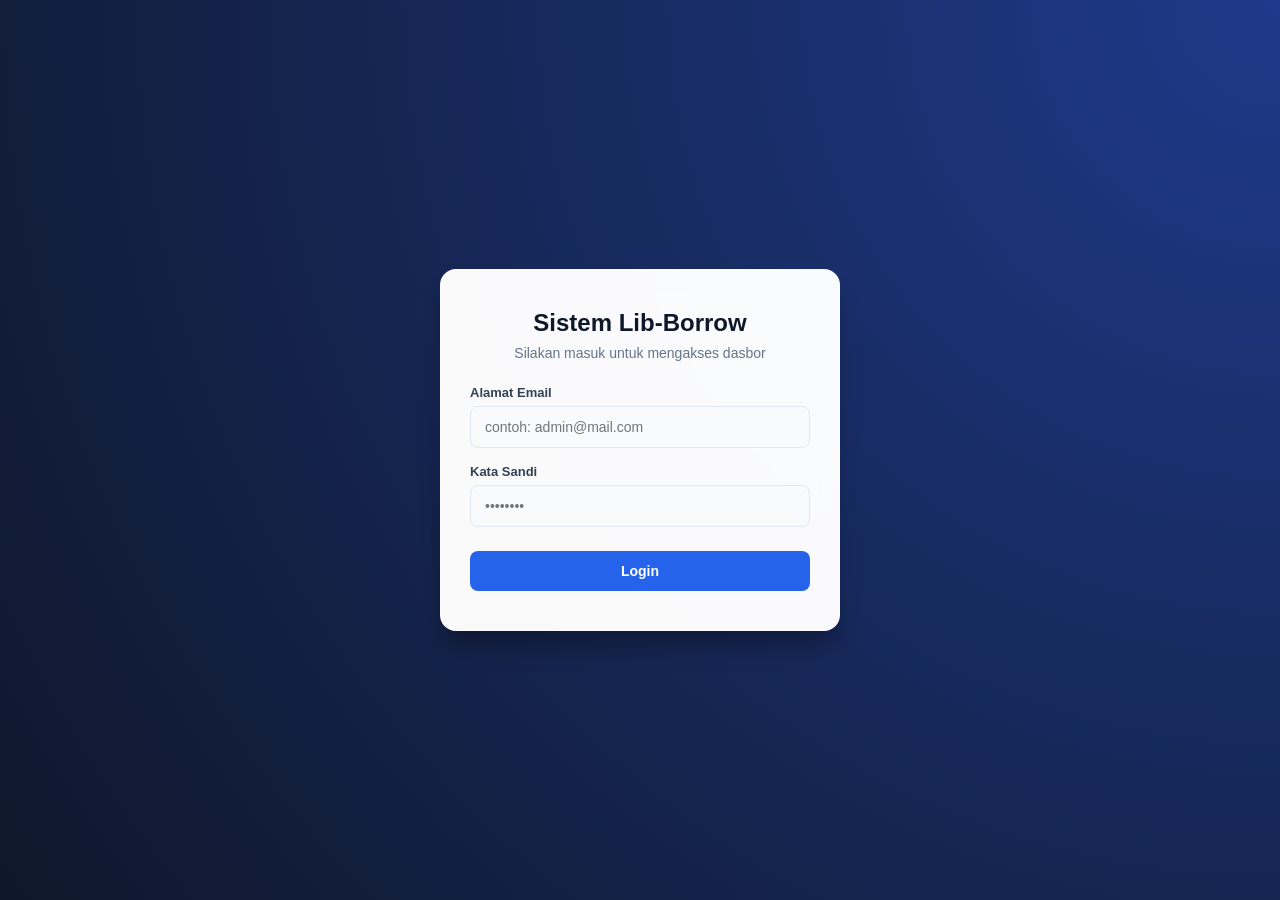
<file: frontend/index.html>
<!DOCTYPE html>
<html lang="id">
<head>
    <meta charset="UTF-8">
    <meta name="viewport" content="width=device-width, initial-scale=1.0">
    <title>Memuatkan... - Lib-Borrow</title>
    <script>
        // Fungsi Router Automatik (Auth Guard)
        function periksaStatusLogin() {
            const nama = localStorage.getItem("user_name");
            const role = localStorage.getItem("user_role");

            // Jika sesi login wujud, terus ke dashboard
            if (nama && role) {
                window.location.href = "dashboard.html";
            } else {
                // Jika tiada sesi, hantar ke halaman login
                window.location.href = "login.html";
            }
        }

        // Jalankan pemeriksaan sebaik sahaja halaman dimuatkan
        window.onload = periksaStatusLogin;
    </script>
</head>
<body style="background: #1e3a8a; display: flex; justify-content: center; align-items: center; height: 100vh; margin: 0; font-family: Arial, sans-serif; color: white;">
    <div style="text-align: center;">
        <div style="font-size: 40px; margin-bottom: 20px; animation: spin 1s linear infinite;">⏳</div>
        <h2>Menghubungkan ke Sistem...</h2>
        <p style="color: #93c5fd;">Sila tunggu sebentar.</p>
    </div>
</body>
</html>
</file>
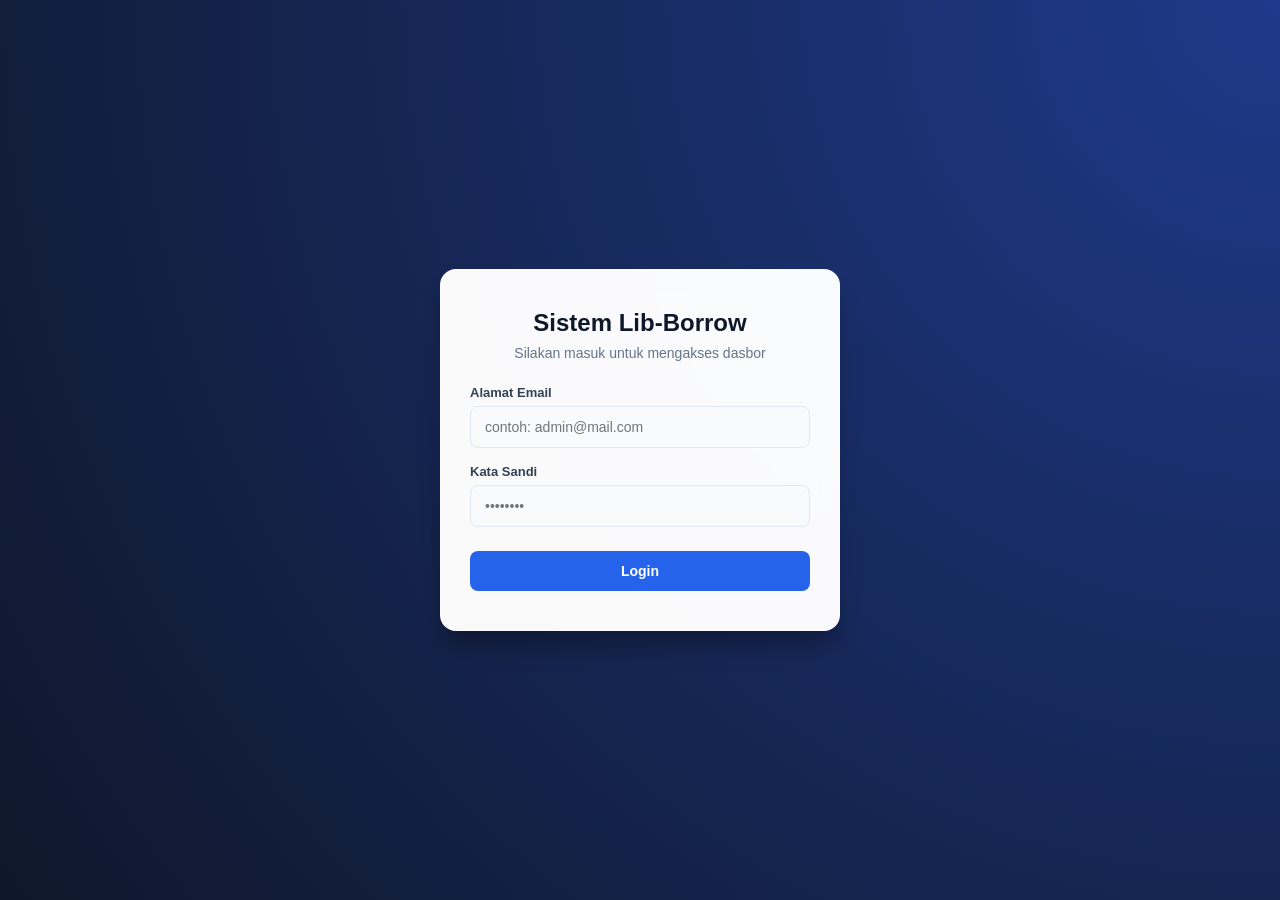
<file: frontend/anggota.html>
<!DOCTYPE html>
<html lang="id">
<head>
    <meta charset="UTF-8">
    <meta name="viewport" content="width=device-width, initial-scale=1.0">
    <title>Manajemen Anggota - Lib-Borrow</title>
    <style>
        :root {
            --primary: #2563eb;
            --primary-hover: #1d4ed8;
            --dark-slate: #0f172a;
            --text-main: #1e293b;
            --text-muted: #64748b;
            --border: #e2e8f0;
            --bg-card: #ffffff;
            --success: #10b981;
            --danger: #ef4444;
        }

        * {
            margin: 0;
            padding: 0;
            box-sizing: border-box;
            font-family: 'Inter', -apple-system, BlinkMacSystemFont, sans-serif;
        }

        body {
            background-color: transparent;
            color: var(--text-main);
            padding: 0;
        }

        .admin-action-btn {
            margin-bottom: 20px;
            padding: 10px 20px;
            background: var(--primary);
            color: white;
            border: none;
            border-radius: 10px;
            font-weight: 600;
            font-size: 14px;
            cursor: pointer;
            box-shadow: 0 4px 12px rgba(37, 99, 235, 0.25);
            transition: all 0.2s ease;
        }
        .admin-action-btn:hover { background: var(--primary-hover); }

        .table-responsive {
            width: 100%;
            overflow-x: auto;
            background: var(--bg-card);
            border-radius: 16px;
            border: 1px solid var(--border);
            box-shadow: 0 10px 25px -5px rgba(0, 0, 0, 0.05), 0 8px 10px -6px rgba(0, 0, 0, 0.05);
            padding: 8px;
        }

        table {
            width: 100%;
            border-collapse: separate;
            border-spacing: 0;
            text-align: left;
        }

        th {
            background-color: #f8fafc;
            color: var(--text-muted);
            font-weight: 600;
            font-size: 12px;
            text-transform: uppercase;
            letter-spacing: 0.5px;
            padding: 16px 20px;
            border-bottom: 1px solid var(--border);
        }

        td {
            padding: 16px 20px;
            font-size: 14px;
            color: var(--text-main);
            border-bottom: 1px solid var(--border);
            vertical-align: middle;
        }

        tr:last-child td { border-bottom: none; }
        tr:hover td { background-color: #f8fafc; }

        .badge {
            display: inline-flex;
            align-items: center;
            justify-content: center;
            padding: 6px 12px;
            border-radius: 30px;
            font-size: 12px;
            font-weight: 600;
        }
        .badge-success { background-color: #d1fae5; color: #047857; }
        .badge-danger { background-color: #fee2e2; color: #b91c1c; }
        .badge-primary { background-color: #eff6ff; color: #1d4ed8; }

        .btn-edit {
            background: #fef3c7;
            color: #d97706;
            border: none;
            padding: 6px 12px;
            border-radius: 6px;
            font-weight: 600;
            font-size: 13px;
            cursor: pointer;
            transition: all 0.2s;
            margin-right: 6px;
        }
        .btn-edit:hover { background: #fde68a; }

        .btn-delete {
            background: #fee2e2;
            color: #dc2626;
            border: none;
            padding: 6px 12px;
            border-radius: 6px;
            font-weight: 600;
            font-size: 13px;
            cursor: pointer;
            transition: all 0.2s;
        }
        .btn-delete:hover { background: #fecaca; }

        /* --- Modal Popup --- */
        .modal-crud {
            display: none;
            position: fixed;
            top: 0;
            left: 0;
            width: 100%;
            height: 100%;
            background: rgba(15, 23, 42, 0.6);
            backdrop-filter: blur(6px);
            justify-content: center;
            align-items: center;
            z-index: 1000;
        }

        .modal-body {
            background: white;
            padding: 32px;
            border-radius: 20px;
            width: 90%;
            max-width: 460px;
            max-height: 85vh;
            overflow-y: auto;
            box-shadow: 0 25px 50px -12px rgba(0, 0, 0, 0.25);
            animation: modalPop 0.3s ease-in-out;
        }

        @keyframes modalPop {
            0% { transform: scale(0.9); opacity: 0; }
            100% { transform: scale(1); opacity: 1; }
        }

        .modal-body h3 {
            font-size: 20px;
            color: var(--dark-slate);
            margin-bottom: 20px;
            font-weight: 700;
        }

        .form-group { margin-bottom: 16px; text-align: left; }
        .form-group label { display: block; font-size: 13px; margin-bottom: 6px; font-weight: 600; color: var(--text-main); }
        .form-group input, .form-group select {
            width: 100%;
            padding: 10px 14px;
            border: 1px solid var(--border);
            border-radius: 8px;
            font-size: 14px;
            background: #f8fafc;
            transition: all 0.2s;
        }
        .form-group input:focus, .form-group select:focus {
            outline: none;
            border-color: var(--primary);
            background: #fff;
            box-shadow: 0 0 0 3px rgba(37, 99, 235, 0.1);
        }

        .modal-actions { display: flex; justify-content: flex-end; gap: 10px; margin-top: 24px; }
        .modal-actions button {
            padding: 10px 18px;
            border-radius: 8px;
            font-weight: 600;
            font-size: 14px;
            cursor: pointer;
            border: none;
            transition: all 0.2s;
        }
        .btn-cancel { background: #e2e8f0; color: var(--text-muted); }
        .btn-cancel:hover { background: #cbd5e1; }
        .btn-save { background: var(--primary); color: white; box-shadow: 0 4px 12px rgba(37, 99, 235, 0.25); }
        .btn-save:hover { background: var(--primary-hover); }
    </style>
    <script>
        if (localStorage.getItem("user_role") !== "Admin") {
            window.stop(); 
            window.location.href = "login.html"; 
        }
    </script>
</head>
<body>

    <button class="admin-action-btn" onclick="bukaModalAnggota()">+ Tambah Anggota Baru</button>

    <div class="table-responsive">
        <table>
            <thead>
                <tr>
                    <th>ID User</th>
                    <th>Nama Lengkap</th>
                    <th>Username</th>
                    <th>Alamat Email</th>
                    <th>Role</th>
                    <th>Status Akun</th>
                    <th>No. Anggota</th>
                    <th style="text-align: center; width: 160px;">Aksi</th>
                </tr>
            </thead>
            <tbody id="anggota-list"></tbody>
        </table>
    </div>

    <div id="modalAnggota" class="modal-crud">
        <div class="modal-body">
            <h3 id="modalTitle">Tambah Anggota</h3>
            <input type="hidden" id="userIdForm">
            
            <div class="form-group">
                <label>Nama Lengkap</label>
                <input type="text" id="namaLengkap" required placeholder="Nama lengkap pengguna">
            </div>
            <div class="form-group">
                <label>Alamat Email</label>
                <input type="email" id="email" required placeholder="email@domain.com">
            </div>
            <div class="form-group">
                <label>Username</label>
                <input type="text" id="username" required placeholder="Username unik">
            </div>
            <div class="form-group">
                <label>Role Otoritas</label>
                <select id="role">
                    <option value="Anggota">Anggota</option>
                    <option value="Admin">Admin</option>
                </select>
            </div>
            <div class="form-group">
                <label>No. Anggota (Isi '-' jika Admin)</label>
                <input type="text" id="noAnggota" placeholder="Contoh: AG-003">
            </div>
            <div class="form-group" id="passwordFormGroup">
                <label>Kata Sandi Awal</label>
                <input type="password" id="password" placeholder="••••••••">
            </div>
            
            <div class="modal-actions">
                <button class="btn-cancel" onclick="tutupModalAnggota()">Batal</button>
                <button class="btn-save" onclick="simpanAnggota()">Simpan Data</button>
            </div>
        </div>
    </div>

    <script>
        document.addEventListener("DOMContentLoaded", loadAnggota);

        async function loadAnggota() {
            const tbody = document.getElementById("anggota-list");
            try {
                const response = await fetch("http://localhost:8080/api/users");
                const daftarAnggota = await response.json();

                tbody.innerHTML = "";

                if (daftarAnggota.length === 0) {
                    tbody.innerHTML = `<tr><td colspan="8" style="text-align:center; padding: 24px; color: var(--text-muted);">Tidak ada data anggota perpustakaan.</td></tr>`;
                    return;
                }

                daftarAnggota.forEach(member => {
                    const row = document.createElement("tr");
                    
                    const badgeRole = member.role === "Admin" 
                        ? `<span class="badge badge-danger">Admin</span>`
                        : `<span class="badge badge-primary">Anggota</span>`;

                    const nomorAnggota = member.noAnggota ? member.noAnggota : '-';
                    const namaUser = member.namaLengkap ? member.namaLengkap : '-';

                    const namaEscaped = namaUser.replace(/'/g, "\\'");
                    const usernameEscaped = member.username ? member.username.replace(/'/g, "\\'") : '';
                    const emailEscaped = member.email ? member.email.replace(/'/g, "\\'") : '';

                    const tombolAksi = `
                        <button class="btn-edit" onclick="editAnggota(${member.id}, '${namaEscaped}', '${usernameEscaped}', '${emailEscaped}', '${member.role}', '${nomorAnggota}')">Edit</button>
                        <button class="btn-delete" onclick="hapusAnggota(${member.id})">Hapus</button>
                    `;

                    row.innerHTML = `
                        <td><b>US-${String(member.id).padStart(2, '0')}</b></td>
                        <td style="font-weight: 600; color: var(--dark-slate);">${namaUser}</td>
                        <td><code style="background: #f1f5f9; padding: 3px 8px; border-radius: 4px; font-size: 12px;">${member.username || '-'}</code></td>
                        <td>${member.email}</td>
                        <td>${badgeRole}</td>
                        <td><span class="badge badge-success">Aktif</span></td>
                        <td>${nomorAnggota}</td>
                        <td style="text-align: center;">${tombolAksi}</td>
                    `;
                    tbody.appendChild(row);
                });
            } catch (error) {
                console.error("Gagal memuat data anggota:", error);
                tbody.innerHTML = `<tr><td colspan="8" style="text-align:center; color:red; padding: 24px;">Gagal mengambil data dari server.</td></tr>`;
            }
        }

        function bukaModalAnggota() {
            document.getElementById("modalTitle").innerText = "Tambah Anggota Baru";
            document.getElementById("userIdForm").value = "";
            document.getElementById("namaLengkap").value = "";
            document.getElementById("username").value = "";
            document.getElementById("email").value = "";
            document.getElementById("role").value = "Anggota";
            document.getElementById("noAnggota").value = "";
            
            document.getElementById("passwordFormGroup").style.display = "block";
            document.getElementById("password").value = "";
            document.getElementById("password").required = true;

            document.getElementById("modalAnggota").style.display = "flex";
        }

        function tutupModalAnggota() {
            document.getElementById("modalAnggota").style.display = "none";
        }

        function editAnggota(id, nama, username, email, role, noAnggota) {
            document.getElementById("modalTitle").innerText = "Edit Data Anggota";
            document.getElementById("userIdForm").value = id;
            document.getElementById("namaLengkap").value = nama;
            document.getElementById("username").value = username;
            document.getElementById("email").value = email;
            document.getElementById("role").value = role;
            document.getElementById("noAnggota").value = noAnggota === '-' ? '' : noAnggota;
            
            document.getElementById("passwordFormGroup").style.display = "none";
            document.getElementById("password").value = "";
            document.getElementById("password").required = false;

            document.getElementById("modalAnggota").style.display = "flex";
        }

        async function simpanAnggota() {
            const id = document.getElementById("userIdForm").value;
            const passwordValue = document.getElementById("password").value;

            if (!id && !passwordValue) {
                alert("Kata sandi awal wajib diisi untuk anggota baru!");
                return;
            }

            const payload = {
                namaLengkap: document.getElementById("namaLengkap").value,
                username: document.getElementById("username").value,
                email: document.getElementById("email").value,
                role: document.getElementById("role").value,
                noAnggota: document.getElementById("noAnggota").value
            };

            if (!id) { 
                payload.password = passwordValue; 
            } else { 
                payload.id = parseInt(id); 
            }

            const url = id ? `http://localhost:8080/api/users/${id}` : 'http://localhost:8080/api/users/register';
            const method = id ? 'PUT' : 'POST';

            try {
                const response = await fetch(url, {
                    method: method,
                    headers: { 'Content-Type': 'application/json' },
                    body: JSON.stringify(payload)
                });

                if (response.ok) {
                    tutupModalAnggota();
                    loadAnggota();
                } else {
                    alert("Gagal menyimpan data anggota perpustakaan.");
                }
            } catch (err) {
                console.error("Terjadi kesalahan sistem:", err);
            }
        }

        async function hapusAnggota(id) {
            if (confirm("Apakah Anda yakin ingin menghapus hak akses anggota ini?")) {
                try {
                    const response = await fetch(`http://localhost:8080/api/users/${id}`, {
                        method: 'DELETE'
                    });

                    if (response.ok) {
                        loadAnggota();
                    } else {
                        alert("Gagal menghapus data anggota.");
                    }
                } catch (err) {
                    console.error(err);
                }
            }
        }
    </script>
</body>
</html>
</file>
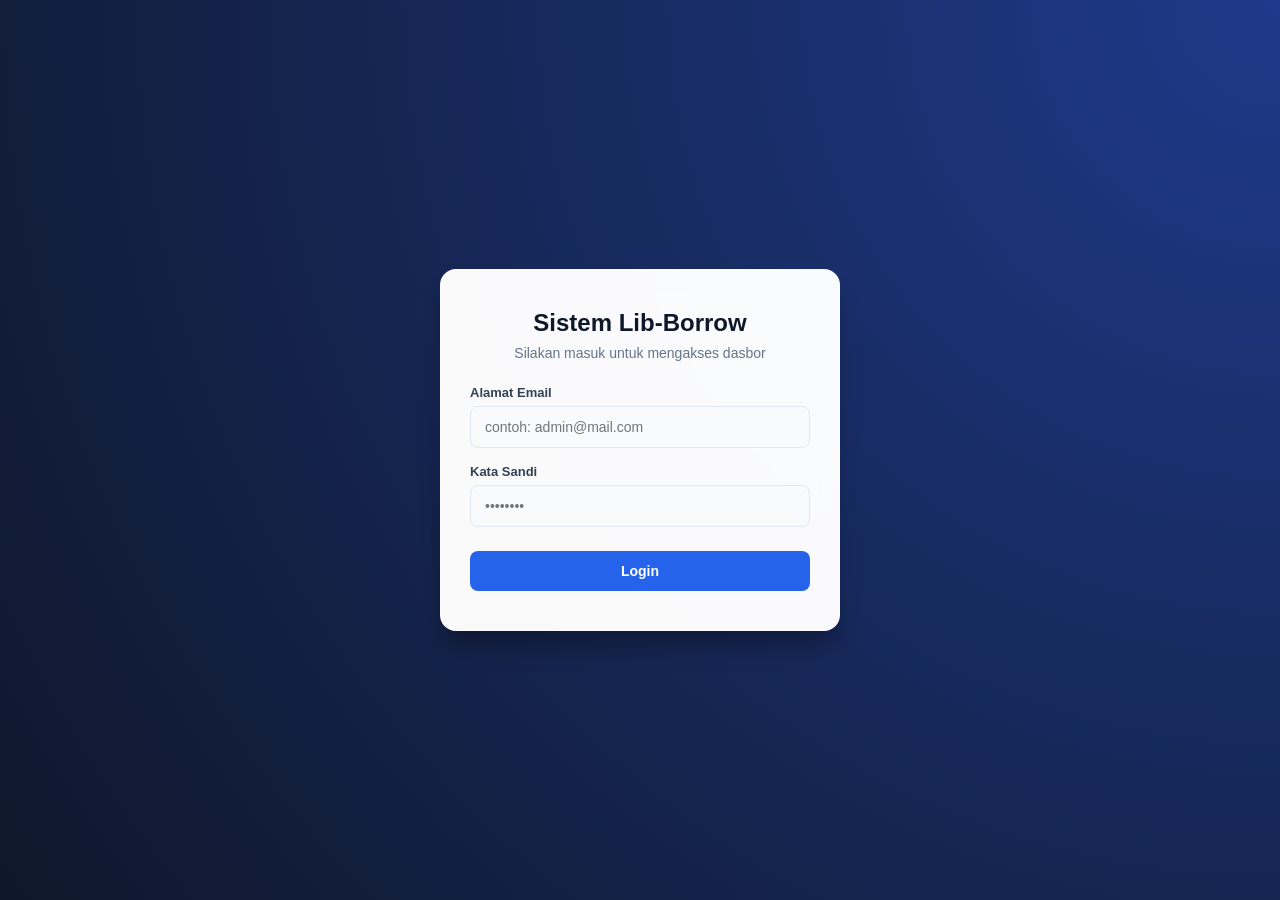
<file: frontend/dashboard.html>
<!DOCTYPE html>
<html lang="id">
<head>
    <meta charset="UTF-8">
    <meta name="viewport" content="width=device-width, initial-scale=1.0">
    <title>Lib-Borrow - Dashboard Profesional</title>
    <style>
        :root {
            --primary: #2563eb;
            --primary-hover: #1d4ed8;
            --primary-light: #eff6ff;
            --dark-slate: #0f172a;
            --slate-gray: #334155;
            --bg-app: #f8fafc;
            --bg-card: #ffffff;
            --text-main: #1e293b;
            --text-muted: #64748b;
            --border: #e2e8f0;
            --danger: #ef4444;
            --danger-hover: #dc2626;
            --success: #10b981;
        }

        * {
            margin: 0;
            padding: 0;
            box-sizing: border-box;
            font-family: 'Inter', -apple-system, BlinkMacSystemFont, sans-serif;
        }

        body.dashboard-body {
            height: 100vh;
            display: flex;
            flex-direction: column;
            overflow: hidden;
            background-color: var(--bg-app);
            color: var(--text-main);
        }

        /* --- Navbar Modern & Elegan --- */
        .navbar {
            background: linear-gradient(135deg, var(--dark-slate), #1e293b);
            color: white;
            padding: 0 32px;
            display: flex;
            justify-content: space-between;
            align-items: center;
            height: 75px;
            box-shadow: 0 4px 20px -2px rgba(15, 23, 42, 0.15);
            z-index: 10;
        }

        .navbar-brand {
            display: flex;
            align-items: center;
            gap: 12px;
        }

        .brand-icon-box {
            background: rgba(255, 255, 255, 0.1);
            width: 42px;
            height: 42px;
            display: flex;
            align-items: center;
            justify-content: center;
            border-radius: 10px;
            font-size: 20px;
            box-shadow: inset 0 1px 1px rgba(255, 255, 255, 0.2);
        }

        .navbar-brand h1 {
            font-size: 20px;
            font-weight: 800;
            letter-spacing: -0.5px;
            background: linear-gradient(to right, #60a5fa, #93c5fd);
            -webkit-background-clip: text;
            background-clip: text;
            -webkit-text-fill-color: transparent;
        }

        .user-menu {
            display: flex;
            align-items: center;
            gap: 16px;
        }

        .badge-user {
            background: rgba(255, 255, 255, 0.08);
            border: 1px solid rgba(255, 255, 255, 0.12);
            padding: 8px 16px;
            border-radius: 30px;
            font-size: 13px;
            font-weight: 500;
            color: #e2e8f0;
            display: flex;
            align-items: center;
            gap: 8px;
        }

        .badge-user::before {
            content: '';
            width: 8px;
            height: 8px;
            background: #38bdf8;
            border-radius: 50%;
            box-shadow: 0 0 8px #38bdf8;
        }

        .btn-out {
            background: rgba(239, 68, 68, 0.15);
            color: #fca5a5;
            border: 1px solid rgba(239, 68, 68, 0.3);
            padding: 8px 18px;
            border-radius: 8px;
            font-size: 13px;
            font-weight: 600;
            cursor: pointer;
            transition: all 0.2s ease;
        }

        .btn-out:hover {
            background: var(--danger);
            color: white;
            border-color: var(--danger);
            box-shadow: 0 4px 12px rgba(239, 68, 68, 0.3);
        }

        /* --- Tab Navigasi Indah & Mengalir --- */
        .tabs-container {
            background: var(--bg-card);
            padding: 0 32px;
            border-bottom: 1px solid var(--border);
            display: flex;
            gap: 12px;
            overflow-x: auto;
            white-space: nowrap;
            box-shadow: 0 1px 3px rgba(0, 0, 0, 0.02);
            scrollbar-width: none; /* Sembunyikan scrollbar di Firefox */
        }

        .tabs-container::-webkit-scrollbar {
            display: none; /* Sembunyikan scrollbar di Chrome/Safari */
        }

        .tab-btn {
            background: none;
            border: none;
            padding: 16px 18px;
            font-size: 14px;
            font-weight: 600;
            color: var(--text-muted);
            cursor: pointer;
            position: relative;
            transition: all 0.2s ease;
            border-radius: 6px 6px 0 0;
        }

        .tab-btn:hover {
            color: var(--primary);
            background: var(--primary-light);
        }

        .tab-btn.active {
            color: var(--primary);
            background: var(--primary-light);
        }

        .tab-btn.active::after {
            content: '';
            position: absolute;
            bottom: 0;
            left: 0;
            right: 0;
            height: 3px;
            background: var(--primary);
            border-radius: 3px 3px 0 0;
        }

        /* --- Area Konten & Footer Modern --- */
        .content-wrapper {
            flex: 1;
            width: 100%;
            overflow: hidden;
            background: var(--bg-app);
            padding: 24px;
        }

        .iframe-content {
            width: 100%;
            height: 100%;
            border: none;
            background: transparent;
        }

        .footer-status {
            background: var(--bg-card);
            border-top: 1px solid var(--border);
            padding: 14px 32px;
            font-size: 13px;
            font-weight: 500;
            color: var(--text-muted);
            display: flex;
            align-items: center;
            gap: 10px;
        }

        .footer-status::before {
            content: '';
            display: inline-block;
            width: 8px;
            height: 8px;
            background: var(--success);
            border-radius: 50%;
            box-shadow: 0 0 6px rgba(16, 185, 129, 0.4);
        }

        /* --- Modal Alert Elegan --- */
        .modal {
            position: fixed;
            top: 0;
            left: 0;
            width: 100%;
            height: 100%;
            background: rgba(15, 23, 42, 0.6);
            backdrop-filter: blur(6px);
            display: none;
            justify-content: center;
            align-items: center;
            z-index: 999;
        }

        .modal-card {
            background: white;
            padding: 36px 30px;
            border-radius: 20px;
            max-width: 400px;
            width: 90%;
            text-align: center;
            box-shadow: 0 25px 50px -12px rgba(0, 0, 0, 0.25);
            animation: modalPop 0.3s ease-in-out;
        }

        @keyframes modalPop {
            0% { transform: scale(0.9); opacity: 0; }
            100% { transform: scale(1); opacity: 1; }
        }

        .modal-icon {
            font-size: 42px;
            margin-bottom: 16px;
        }

        .modal-card h3 {
            font-size: 20px;
            color: var(--dark-slate);
            margin-bottom: 8px;
            font-weight: 700;
        }

        .modal-card p {
            font-size: 14px;
            color: var(--text-muted);
            margin-bottom: 24px;
            line-height: 1.5;
        }

        .modal-card button {
            background: var(--primary);
            color: white;
            border: none;
            padding: 12px;
            width: 100%;
            border-radius: 10px;
            cursor: pointer;
            font-weight: 600;
            font-size: 14px;
            transition: background 0.2s;
            box-shadow: 0 4px 12px rgba(37, 99, 235, 0.3);
        }

        .modal-card button:hover {
            background: var(--primary-hover);
        }

        /* Responsif Layar Kecil */
        @media (max-width: 768px) {
            .navbar { padding: 0 16px; height: 65px; }
            .tabs-container { padding: 0 16px; }
            .badge-user { display: none; }
            .content-wrapper { padding: 12px; }
        }
    </style>
</head>
<body class="dashboard-body">

    <!-- Modal Peringatan Akses -->
    <div class="modal" id="alert-modal">
        <div class="modal-card">
            <div class="modal-icon">⚠️</div>
            <h3>Akses Terbatas</h3>
            <p>Halaman Manajemen Anggota hanya diizinkan untuk hak akses administrator!</p>
            <button onclick="tutupModal()">Saya Mengerti</button>
        </div>
    </div>

    <!-- Header / Navbar Utama -->
    <header class="navbar">
        <div class="navbar-brand">
            <div class="brand-icon-box">📚</div>
            <h1>Lib-Borrow</h1>
        </div>
        <div class="user-menu">
            <div class="badge-user" id="profile-display">Memuat...</div>
            <button class="btn-out" onclick="logout()">Keluar</button>
        </div>
    </header>

    <!-- Navigasi Tab Modern -->
    <nav class="tabs-container" id="tabs-container">
        <button class="tab-btn active" onclick="gantiTab(0, 'katalog.html')">Katalog Buku</button>
        <button class="tab-btn" onclick="gantiTab(1, 'sirkulasi.html')">Sirkulasi</button>
        <button class="tab-btn" onclick="gantiTab(2, 'anggota.html')">Manajemen Anggota</button>
        <button class="tab-btn" onclick="gantiTab(3, 'notifikasi.html')">Notifikasi</button>
        <button class="tab-btn" onclick="gantiTab(4, 'reservasi.html')">Reservasi</button>
    </nav>

    <!-- Konten Utama (Iframe) -->
    <main class="content-wrapper">
        <iframe src="katalog.html" class="iframe-content" id="content-frame"></iframe>
    </main>

    <!-- Footer Status -->
    <footer class="footer-status" id="footer-text">
        Menampilkan Katalog Buku Tersedia
    </footer>

    <script>
        const name = localStorage.getItem("user_nama");
        const role = localStorage.getItem("user_role");
        
        if (!name) { 
            window.location.href = "login.html"; 
        }

        document.getElementById("profile-display").innerText = `${name} (${role})`;

        const statusMap = [
            "Menampilkan Katalog Buku Tersedia",
            "Sirkulasi Transaksi Peminjaman dan Pengembalian Buku",
            "Panel Manajemen Otoritas Anggota (Admin Perpustakaan)",
            "Kotak Masuk Notifikasi Sistem",
            "Kelola Reservasi Buku dan Status Antrian Anda"
        ];

        function gantiTab(index, fileUrl) {
            if (index === 2 && role !== "Admin") {
                document.getElementById("alert-modal").style.display = "flex";
                return;
            }

            const btns = document.querySelectorAll(".tab-btn");
            btns.forEach((btn, i) => btn.classList.toggle("active", i === index));

            document.getElementById("content-frame").src = fileUrl;
            document.getElementById("footer-text").innerText = statusMap[index];
        }

        function tutupModal() { 
            document.getElementById("alert-modal").style.display = "none"; 
        }
        
        function logout() { 
            localStorage.clear(); 
            window.location.href = "login.html"; 
        }
    </script>
</body>
</html>
</file>
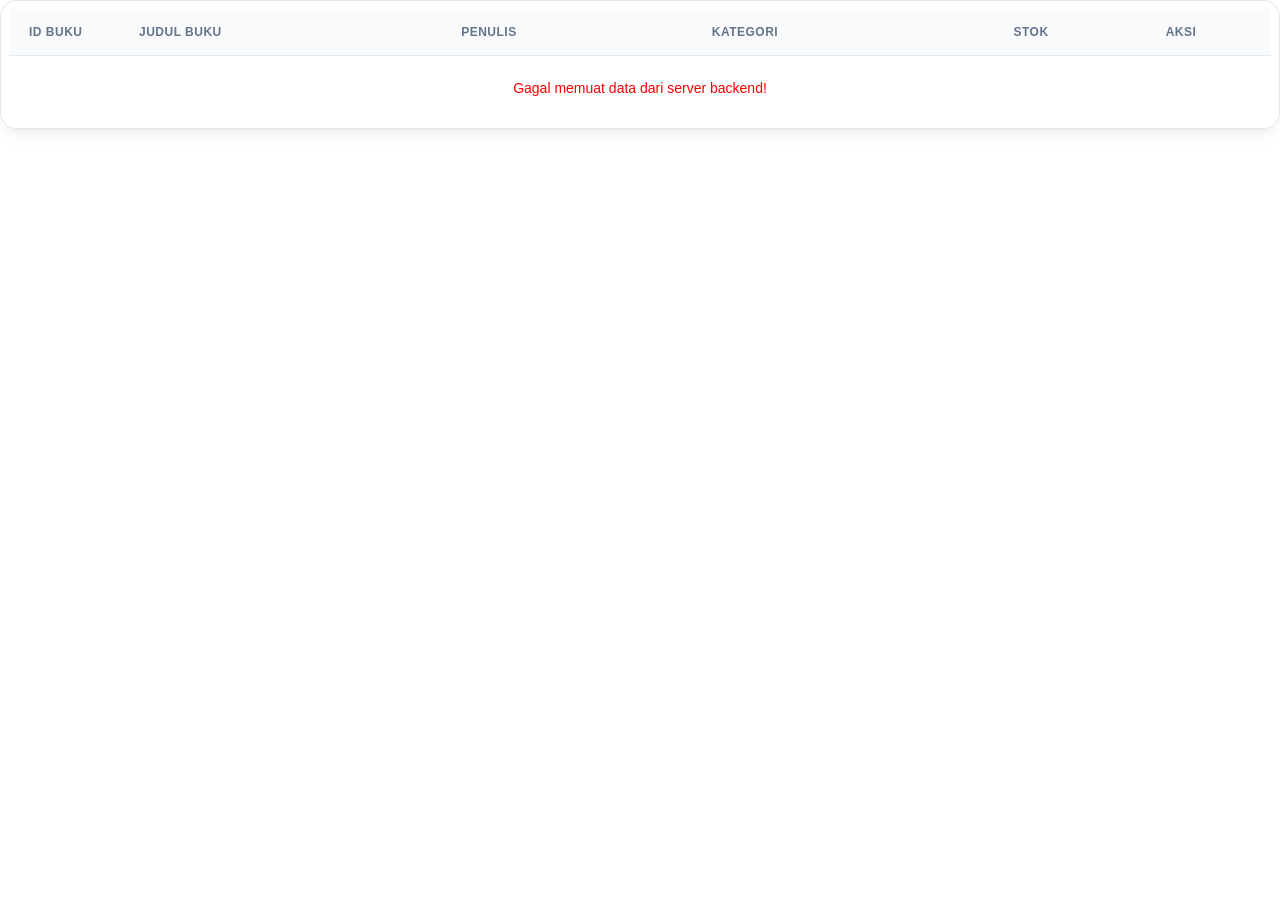
<file: frontend/katalog.html>
<!DOCTYPE html>
<html lang="id">
<head>
    <meta charset="UTF-8">
    <meta name="viewport" content="width=device-width, initial-scale=1.0">
    <title>Katalog Buku - Lib-Borrow</title>
    <style>
        :root {
            --primary: #2563eb;
            --primary-hover: #1d4ed8;
            --primary-light: #eff6ff;
            --dark-slate: #0f172a;
            --text-main: #1e293b;
            --text-muted: #64748b;
            --border: #e2e8f0;
            --bg-card: #ffffff;
            --success: #10b981;
            --warning: #f59e0b;
            --danger: #ef4444;
        }

        * {
            margin: 0;
            padding: 0;
            box-sizing: border-box;
            font-family: 'Inter', -apple-system, BlinkMacSystemFont, sans-serif;
        }

        body {
            background-color: transparent;
            color: var(--text-main);
            padding: 0;
        }

        /* --- Tombol Aksi Admin --- */
        .admin-action-btn {
            display: none;
            margin-bottom: 20px;
            padding: 10px 20px;
            background: var(--primary);
            color: white;
            border: none;
            border-radius: 10px;
            font-weight: 600;
            font-size: 14px;
            cursor: pointer;
            box-shadow: 0 4px 12px rgba(37, 99, 235, 0.25);
            transition: all 0.2s ease;
        }

        .admin-action-btn:hover {
            background: var(--primary-hover);
            transform: translateY(-1px);
            box-shadow: 0 6px 16px rgba(37, 99, 235, 0.35);
        }

        /* --- Desain Tabel Modern --- */
        .table-responsive {
            width: 100%;
            overflow-x: auto;
            background: var(--bg-card);
            border-radius: 16px;
            border: 1px solid var(--border);
            box-shadow: 0 10px 25px -5px rgba(0, 0, 0, 0.05), 0 8px 10px -6px rgba(0, 0, 0, 0.05);
            padding: 8px;
        }

        table {
            width: 100%;
            border-collapse: separate;
            border-spacing: 0;
            text-align: left;
        }

        th {
            background-color: #f8fafc;
            color: var(--text-muted);
            font-weight: 600;
            font-size: 12px;
            text-transform: uppercase;
            letter-spacing: 0.5px;
            padding: 16px 20px;
            border-bottom: 1px solid var(--border);
        }

        td {
            padding: 16px 20px;
            font-size: 14px;
            color: var(--text-main);
            border-bottom: 1px solid var(--border);
            vertical-align: middle;
        }

        tr:last-child td {
            border-bottom: none;
        }

        tr:hover td {
            background-color: #f8fafc;
        }

        /* --- Badge Status Stok --- */
        .badge {
            display: inline-flex;
            align-items: center;
            justify-content: center;
            padding: 6px 12px;
            border-radius: 30px;
            font-size: 12px;
            font-weight: 600;
        }
        .badge-success { background-color: #d1fae5; color: #047857; }
        .badge-danger { background-color: #fee2e2; color: #b91c1c; }

        /* --- Tombol Aksi di Baris Tabel --- */
        .btn-edit {
            background: #fef3c7;
            color: #d97706;
            border: none;
            padding: 6px 12px;
            border-radius: 6px;
            font-weight: 600;
            font-size: 13px;
            cursor: pointer;
            transition: all 0.2s;
            margin-right: 6px;
        }
        .btn-edit:hover { background: #fde68a; }

        .btn-delete {
            background: #fee2e2;
            color: #dc2626;
            border: none;
            padding: 6px 12px;
            border-radius: 6px;
            font-weight: 600;
            font-size: 13px;
            cursor: pointer;
            transition: all 0.2s;
        }
        .btn-delete:hover { background: #fecaca; }

        .btn-pinjam {
            background: #d1fae5;
            color: #059669;
            border: none;
            padding: 8px 16px;
            border-radius: 8px;
            font-weight: 600;
            font-size: 13px;
            cursor: pointer;
            transition: all 0.2s;
        }
        .btn-pinjam:hover { background: #a7f3d0; }

        .btn-reservasi {
            background: #fef3c7;
            color: #d97706;
            border: none;
            padding: 8px 16px;
            border-radius: 8px;
            font-weight: 600;
            font-size: 13px;
            cursor: pointer;
            transition: all 0.2s;
        }
        .btn-reservasi:hover { background: #fde68a; }

        /* --- Modal Popup CRUD Elegan --- */
        .modal-crud {
            display: none;
            position: fixed;
            top: 0;
            left: 0;
            width: 100%;
            height: 100%;
            background: rgba(15, 23, 42, 0.6);
            backdrop-filter: blur(6px);
            justify-content: center;
            align-items: center;
            z-index: 1000;
        }

        .modal-body {
            background: white;
            padding: 32px;
            border-radius: 20px;
            width: 100%;
            max-width: 440px;
            box-shadow: 0 25px 50px -12px rgba(0, 0, 0, 0.25);
            animation: modalPop 0.3s ease-in-out;
        }

        @keyframes modalPop {
            0% { transform: scale(0.9); opacity: 0; }
            100% { transform: scale(1); opacity: 1; }
        }

        .modal-body h3 {
            font-size: 20px;
            color: var(--dark-slate);
            margin-bottom: 20px;
            font-weight: 700;
        }

        .form-group {
            margin-bottom: 16px;
            text-align: left;
        }

        .form-group label {
            display: block;
            font-size: 13px;
            margin-bottom: 6px;
            font-weight: 600;
            color: var(--text-main);
        }

        .form-group input {
            width: 100%;
            padding: 10px 14px;
            border: 1px solid var(--border);
            border-radius: 8px;
            font-size: 14px;
            background: #f8fafc;
            transition: all 0.2s;
        }

        .form-group input:focus {
            outline: none;
            border-color: var(--primary);
            background: #fff;
            box-shadow: 0 0 0 3px rgba(37, 99, 235, 0.1);
        }

        .modal-actions {
            display: flex;
            justify-content: flex-end;
            gap: 10px;
            margin-top: 24px;
        }

        .modal-actions button {
            padding: 10px 18px;
            border-radius: 8px;
            font-weight: 600;
            font-size: 14px;
            cursor: pointer;
            border: none;
            transition: all 0.2s;
        }

        .btn-cancel {
            background: #e2e8f0;
            color: var(--text-muted);
        }
        .btn-cancel:hover { background: #cbd5e1; }

        .btn-save {
            background: var(--primary);
            color: white;
            box-shadow: 0 4px 12px rgba(37, 99, 235, 0.25);
        }
        .btn-save:hover { background: var(--primary-hover); }
    </style>
</head>
<body>
    <button id="btnTambahBuku" class="admin-action-btn" onclick="bukaModalBuku()">+ Tambah Buku Baru</button>
    
    <div class="table-responsive">
        <table>
            <thead>
                <tr>
                    <th style="width: 110px;">ID Buku</th>
                    <th>Judul Buku</th>
                    <th>Penulis</th>
                    <th>Kategori</th>
                    <th style="text-align: center; width: 120px;">Stok</th>
                    <th style="text-align: center; width: 180px;">Aksi</th>
                </tr>
            </thead>
            <tbody id="buku-list">
            </tbody>
        </table>
    </div>

    <!-- Modal Form CRUD Buku -->
    <div id="modalBuku" class="modal-crud">
        <div class="modal-body">
            <h3 id="modalTitle">Tambah Buku</h3>
            <input type="hidden" id="bukuIdForm">
            <div class="form-group">
                <label>Judul Buku</label>
                <input type="text" id="judul" placeholder="Masukkan judul buku">
            </div>
            <div class="form-group">
                <label>Penulis</label>
                <input type="text" id="penulis" placeholder="Nama penulis">
            </div>
            <div class="form-group">
                <label>Kategori</label>
                <input type="text" id="kategori" placeholder="Kategori buku">
            </div>
            <div class="form-group">
                <label>Stok</label>
                <input type="number" id="stok" placeholder="Jumlah stok">
            </div>
            <div class="modal-actions">
                <button class="btn-cancel" onclick="tutupModalBuku()">Batal</button>
                <button class="btn-save" onclick="simpanBuku()">Simpan</button>
            </div>
        </div>
    </div>

    <script>
        const role = localStorage.getItem("user_role") || (window.parent && window.parent.localStorage.getItem("user_role"));
        const name = localStorage.getItem("user_name") || (window.parent && window.parent.localStorage.getItem("user_name"));
        const userId = localStorage.getItem("user_id") || (window.parent && window.parent.localStorage.getItem("user_id"));

        const email = localStorage.getItem("user_email") || localStorage.getItem("email") || 
                      (window.parent && (window.parent.localStorage.getItem("user_email") || window.parent.localStorage.getItem("email")));
        
        const isAdmin = role === "Admin";

        document.addEventListener("DOMContentLoaded", () => { 
            if (isAdmin) {
                document.getElementById("btnTambahBuku").style.display = "block";
            }
            loadKatalog();
        });

        async function loadKatalog() {
            const tbody = document.getElementById("buku-list");
            
            try {
                const response = await fetch("http://localhost:8080/api/buku");
                const daftarBuku = await response.json();

                tbody.innerHTML = "";

                if (daftarBuku.length === 0) {
                    tbody.innerHTML = `<tr><td colspan="6" style="text-align:center; padding: 24px; color: var(--text-muted);">Tidak ada koleksi buku saat ini.</td></tr>`;
                    return;
                }

                daftarBuku.forEach(buku => {
                    const row = document.createElement("tr");

                    const badgeStok = buku.stok === 0 
                        ? `<span class="badge badge-danger">Habis</span>` 
                        : `<span class="badge badge-success">${buku.stok} Tersedia</span>`;

                    const formatId = "BK-" + String(buku.id).padStart(2, '0');

                    let tombolAksi = "";
                    if (isAdmin) {
                        tombolAksi = `
                            <button class="btn-edit" onclick="editBuku(${buku.id}, '${buku.judul}', '${buku.penulis}', '${buku.kategori}', ${buku.stok})">Edit</button>
                            <button class="btn-delete" onclick="hapusBuku(${buku.id})">Hapus</button>
                        `;
                    } else {
                        if (buku.stok > 0) {
                            tombolAksi = `
                                <button class="btn-pinjam" onclick="prosesPinjam(${buku.id})">Pinjam Buku</button>
                            `;
                        } else {
                            tombolAksi = `
                                <button class="btn-reservasi" onclick="aksiReservasiBuku(${buku.id})">Reservasi (Antre)</button>
                            `;
                        }
                    }

                    row.innerHTML = `
                        <td><b>${formatId}</b></td>
                        <td style="font-weight: 600; color: var(--dark-slate);">${buku.judul}</td>
                        <td>${buku.penulis}</td>
                        <td><span style="background: #f1f5f9; padding: 4px 10px; border-radius: 6px; font-size: 12px; font-weight: 500; color: #475569;">${buku.kategori}</span></td>
                        <td style="text-align: center;">${badgeStok}</td>
                        <td style="text-align: center;">${tombolAksi}</td>
                    `;
                    tbody.appendChild(row);
                });

            } catch (error) {
                console.error("Gagal memuat data buku:", error);
                tbody.innerHTML = `<tr><td colspan="6" style="text-align:center; color:red; padding: 24px;">Gagal memuat data dari server backend!</td></tr>`;
            }
        }

        function bukaModalBuku() {
            document.getElementById("modalTitle").innerText = "Tambah Buku Baru";
            document.getElementById("bukuIdForm").value = "";
            document.getElementById("judul").value = "";
            document.getElementById("penulis").value = "";
            document.getElementById("kategori").value = "";
            document.getElementById("stok").value = "";
            document.getElementById("modalBuku").style.display = "flex";
        }

        function tutupModalBuku() { 
            document.getElementById("modalBuku").style.display = "none"; 
        }

        function editBuku(id, judul, penulis, kategori, stok) {
            document.getElementById("modalTitle").innerText = "Edit Data Buku";
            document.getElementById("bukuIdForm").value = id;
            document.getElementById("judul").value = judul;
            document.getElementById("penulis").value = penulis;
            document.getElementById("kategori").value = kategori;
            document.getElementById("stok").value = stok;
            document.getElementById("modalBuku").style.display = "flex";
        }

        async function simpanBuku() {
            const id = document.getElementById("bukuIdForm").value;
            const payload = {
                judul: document.getElementById("judul").value,
                penulis: document.getElementById("penulis").value,
                kategori: document.getElementById("kategori").value,
                stok: parseInt(document.getElementById("stok").value)
            };

            if(id) { payload.bukuId = parseInt(id); }

            const url = id ? `http://localhost:8080/api/buku/${id}` : 'http://localhost:8080/api/buku';
            const method = id ? 'PUT' : 'POST';

            try {
                const response = await fetch(url, {
                    method: method,
                    headers: {'Content-Type': 'application/json'},
                    body: JSON.stringify(payload)
                });
                
                if(response.ok) {
                    tutupModalBuku();
                    loadKatalog();
                } else {
                    alert("Gagal menyimpan data buku!");
                }
            } catch (err) {
                console.error(err);
            }
        }

        async function hapusBuku(id) {
            if (confirm("Apakah Anda yakin ingin menghapus buku ini dari katalog?")) {
                try {
                    const response = await fetch(`http://localhost:8080/api/buku/${id}`, { method: 'DELETE' });
                    if(response.ok) {
                        loadKatalog();
                    } else {
                        alert("Gagal menghapus data buku.");
                    }
                } catch (err) {
                    console.error(err);
                }
            }
        }

        async function prosesPinjam(idBuku) {
            if (!idBuku) {
                alert("Eror: ID Buku tidak terbaca oleh sistem!");
                return;
            }

            const emailLogin = localStorage.getItem("user_email");
            const namaLogin = localStorage.getItem("user_nama");

            if (!emailLogin || !namaLogin) {
                alert("Eror: Anda belum login atau data login tidak tersimpan di browser!");
                return;
            }

            if (confirm("Apakah Anda bermaksud meminjam buku ini?")) {
                const payload = {
                    emailAnggota: emailLogin,
                    namaAnggota: namaLogin,
                    bukuId: idBuku
                };

                try {
                    const response = await fetch('http://localhost:8080/api/peminjaman/pinjam', {
                        method: 'POST',
                        headers: { 'Content-Type': 'application/json' },
                        body: JSON.stringify(payload)
                    });

                    if (response.ok) {
                        alert("Peminjaman sukses! Silakan cek perkembangannya pada menu tab Sirkulasi.");
                        loadKatalog();
                    } else {
                        const errorMsg = await response.text();
                        alert(errorMsg);
                    }
                } catch (err) {
                    console.error("Koneksi gagal:", err);
                }
            }
        }

        async function aksiReservasiBuku(idBuku) {
            if (!userId) {
                alert("Silakan login terlebih dahulu untuk melakukan reservasi buku!");
                return;
            }

            if (!confirm("Stok buku ini sedang habis. Apakah Anda bersedia masuk antrean reservasi buku ini?")) {
                return;
            }

            const payloadReservasi = {
                userId: parseInt(userId),
                bukuId: parseInt(idBuku)
            };

            try {
                const response = await fetch("http://localhost:8080/api/reservasi", {
                    method: "POST",
                    headers: { "Content-Type": "application/json" },
                    body: JSON.stringify(payloadReservasi)
                });

                if (response.ok) {
                    alert("Reservasi Berhasil Diajukan! Silakan pantau nomor antrean Anda di halaman menu Antrean Reservasi.");
                    loadKatalog();
                } else {
                    const pesanError = await response.text();
                    alert(pesanError || "Gagal mengajukan reservasi.");
                }
            } catch (error) {
                console.error("Koneksi gagal:", error);
                alert("Terjadi kendala jaringan saat mencoba menghubungi server.");
            }
        }
    </script>
</body>
</html>
</file>
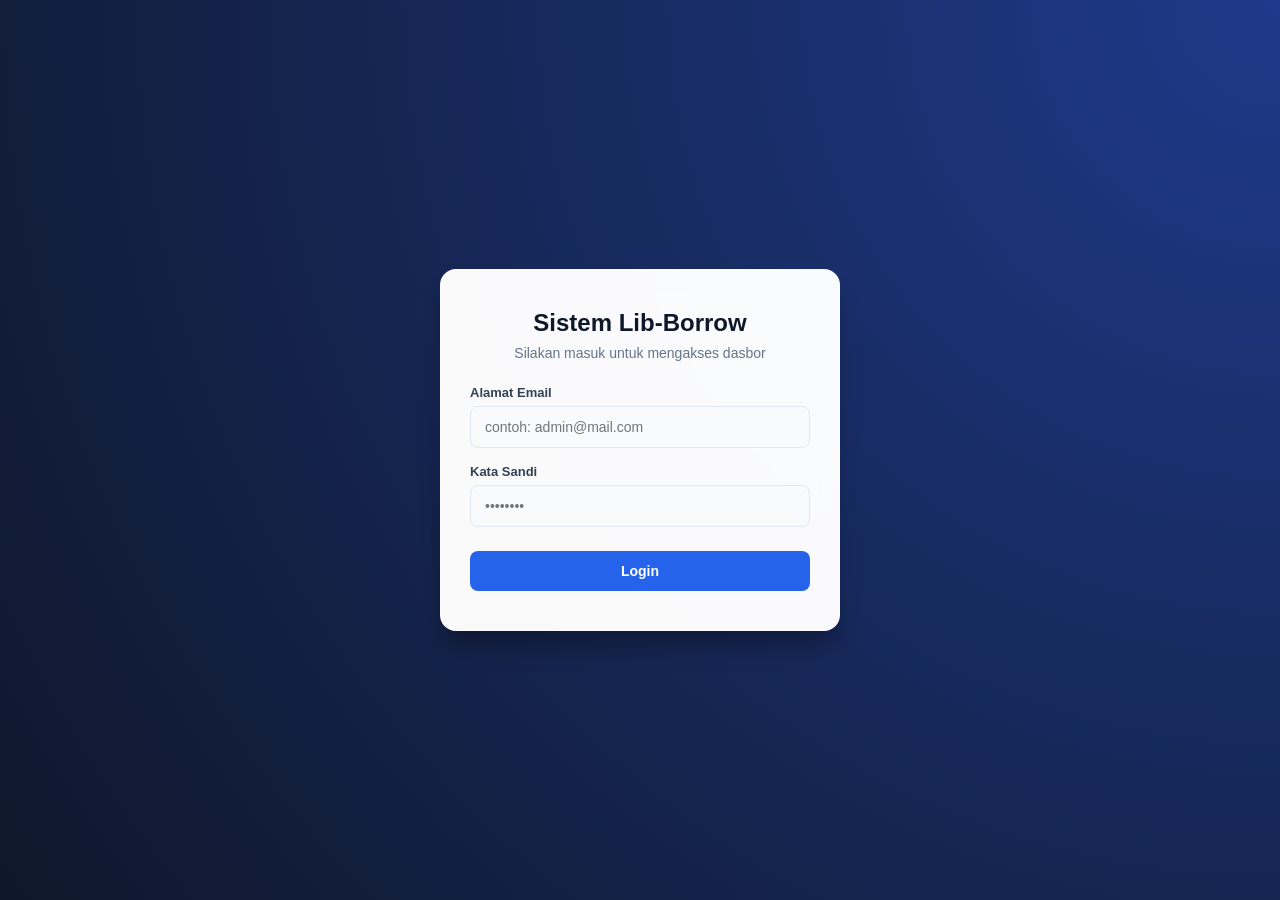
<file: frontend/login.html>
<!DOCTYPE html>
<html lang="id">
<head>
    <meta charset="UTF-8">
    <meta name="viewport" content="width=device-width, initial-scale=1.0">
    <title>Lib-Borrow - Login</title>
    <style>
        * {
            margin: 0;
            padding: 0;
            box-sizing: border-box;
            font-family: 'Inter', -apple-system, BlinkMacSystemFont, sans-serif;
        }

        :root {
            --primary: #2563eb;
            --primary-hover: #1d4ed8;
            --dark-slate: #0f172a;
            --text-main: #334155;
            --text-muted: #64748b;
            --border: #e2e8f0;
        }

        body {
            background: radial-gradient(circle at top right, #1e3a8a, var(--dark-slate));
            height: 100vh;
            display: flex;
            justify-content: center;
            align-items: center;
            padding: 16px;
        }

        .login-card {
            background: rgba(255, 255, 255, 0.98);
            backdrop-filter: blur(10px);
            padding: 40px 30px;
            border-radius: 16px;
            width: 100%;
            max-width: 400px;
            box-shadow: 0 20px 25px -5px rgba(0, 0, 0, 0.3);
            text-align: center;
        }

        .login-card h1 {
            color: var(--dark-slate);
            font-size: 24px;
            font-weight: 800;
            margin-bottom: 8px;
        }

        .login-card p {
            color: var(--text-muted);
            font-size: 14px;
            margin-bottom: 24px;
        }

        .input-group {
            margin-bottom: 16px;
            text-align: left;
        }

        .input-group label {
            display: block;
            font-size: 13px;
            font-weight: 600;
            color: var(--text-main);
            margin-bottom: 6px;
        }

        .input-group input {
            width: 100%;
            padding: 12px 14px;
            border: 1px solid var(--border);
            border-radius: 8px;
            background: #f8fafc;
            font-size: 14px;
            transition: all 0.2s;
        }

        .input-group input:focus {
            outline: none;
            border-color: var(--primary);
            background: #fff;
            box-shadow: 0 0 0 3px rgba(37, 99, 235, 0.1);
        }

        .btn-submit {
            width: 100%;
            padding: 12px;
            background: var(--primary);
            color: white;
            border: none;
            border-radius: 8px;
            font-weight: 600;
            font-size: 14px;
            cursor: pointer;
            transition: background 0.2s;
            margin-top: 8px;
        }

        .btn-submit:hover {
            background: var(--primary-hover);
        }
    </style>
</head>
<body>
    <div class="login-card">
        <h1>Sistem Lib-Borrow</h1>
        <p>Silakan masuk untuk mengakses dasbor</p>
    
        <div class="input-group">
            <label>Alamat Email</label>
            <input type="email" id="email" placeholder="contoh: admin@mail.com">
        </div>
        
        <div class="input-group">
            <label>Kata Sandi</label>
            <input type="password" id="password" placeholder="••••••••">
        </div>
        
        <button class="btn-submit" onclick="prosesLogin()">Login</button>
    </div>

    <script>
        // Bersihkan sesi saat berada di halaman login
        localStorage.clear();

        async function prosesLogin() {
            const email = document.getElementById("email").value;
            const pass = document.getElementById("password").value;

            if (!email || !pass) {
                alert("Email dan kata sandi tidak boleh kosong!");
                return;
            }

            try {
                const response = await fetch(`http://localhost:8080/api/users/login?email=${email}&password=${pass}`, {
                    method: 'POST'
                });

                if (response.ok) {
                    const user = await response.json();
                    
                    const idYangDidapat = user.id || user.idUser || user.userId;
                    
                    if (!idYangDidapat) {
                        alert("Login sukses, tapi properti ID user tidak ditemukan di database!");
                        return;
                    }
                    
                    const namaLengkap = user.namaLengkap || "Pengguna";

                    // Simpan data ke localStorage
                    localStorage.setItem("user_id", idYangDidapat);
                    localStorage.setItem("user_role", user.role);
                    localStorage.setItem("user_nama", namaLengkap);
                    localStorage.setItem("user_email", user.email);
                    
                    // Masuk ke dashboard
                    window.location.href = "dashboard.html";
                } else {
                    alert("Email atau kata sandi salah!");
                }
            } catch (error) {
                console.error("Error saat login:", error);
                alert("Gagal terhubung ke server backend Spring Boot!");
            }
        }
    </script>
</body>
</html>
</file>
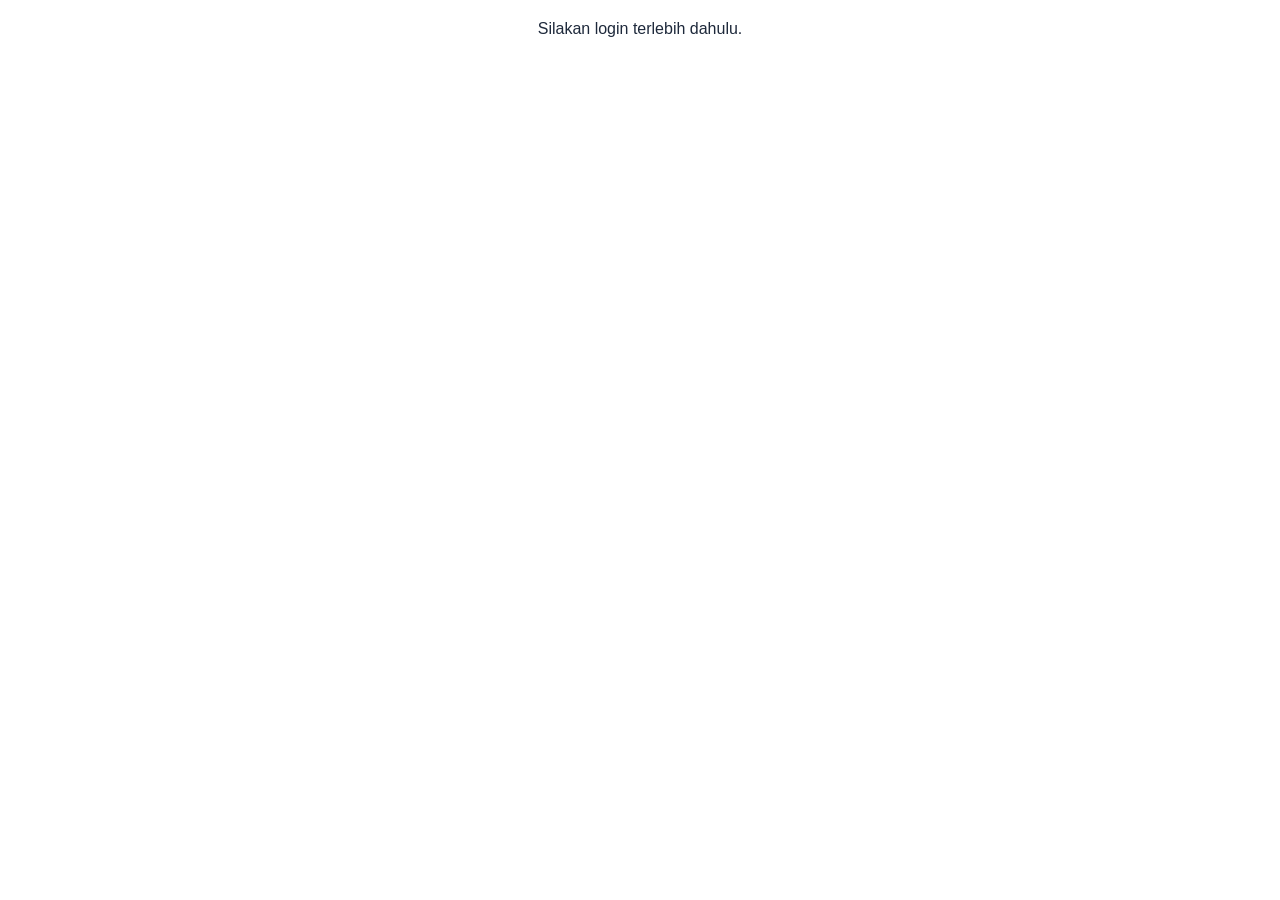
<file: frontend/notifikasi.html>
<!DOCTYPE html>
<html lang="id">
<head>
    <meta charset="UTF-8">
    <meta name="viewport" content="width=device-width, initial-scale=1.0">
    <title>Notifikasi - Lib-Borrow</title>
    <style>
        :root {
            --primary: #2563eb;
            --text-main: #1e293b;
            --text-muted: #64748b;
            --border: #e2e8f0;
            --bg-card: #ffffff;
        }

        * {
            margin: 0;
            padding: 0;
            box-sizing: border-box;
            font-family: 'Inter', -apple-system, BlinkMacSystemFont, sans-serif;
        }

        body {
            background-color: transparent;
            color: var(--text-main);
            padding: 20px;
        }

        .notif-wrapper {
            max-width: 650px;
            margin: 0 auto;
        }

        .notif-item {
            background: var(--bg-card);
            padding: 20px;
            border-radius: 14px;
            margin-bottom: 14px;
            box-shadow: 0 4px 12px rgba(0, 0, 0, 0.03);
            border: 1px solid var(--border);
            border-left: 5px solid var(--primary);
            text-align: left;
            position: relative;
            transition: transform 0.2s;
        }

        .notif-item:hover {
            transform: translateY(-2px);
            box-shadow: 0 6px 16px rgba(0, 0, 0, 0.06);
        }

        .notif-item.unread {
            border-left-color: #ef4444;
            background: #fffdfd;
        }

        .notif-time {
            font-size: 12px;
            color: var(--text-muted);
            display: block;
            margin-top: 8px;
        }

        .btn-baca {
            position: absolute;
            right: 20px;
            top: 20px;
            background: #eff6ff;
            color: #2563eb;
            border: 1px solid #bfdbfe;
            padding: 6px 12px;
            border-radius: 8px;
            font-size: 12px;
            font-weight: 600;
            cursor: pointer;
            transition: all 0.2s;
        }
        .btn-baca:hover { background: #dbeafe; }

        .notif-box-empty {
            background: var(--bg-card);
            border: 2px dashed var(--border);
            padding: 50px 20px;
            border-radius: 16px;
            color: var(--text-muted);
            text-align: center;
        }
    </style>
</head>
<body>
   <div id="notif-wrapper" class="notif-wrapper"></div>

    <script>
        document.addEventListener("DOMContentLoaded", loadNotifikasi);

        async function loadNotifikasi() {
            const wrapper = document.getElementById("notif-wrapper");
            const userId = localStorage.getItem("user_id") || (window.parent && window.parent.localStorage.getItem("user_id"));

            if (!userId) {
                wrapper.innerHTML = `<p style="text-align:center;">Silakan login terlebih dahulu.</p>`;
                return;
            }

            try {
                const response = await fetch(`http://localhost:8080/api/notifikasi/user/${userId}`);
                
                if (!response.ok) {
                    throw new Error(`Server bermasalah dengan status: ${response.status}`);
                }

                const daftarNotif = await response.json();

                if (!Array.isArray(daftarNotif)) {
                    throw new Error("Format data yang diterima dari server bukan berupa List/Array!");
                }

                wrapper.innerHTML = "";

                if (daftarNotif.length === 0) {
                    wrapper.innerHTML = `
                        <div class="notif-box-empty">
                            <span style="font-size: 40px; display:block; margin-bottom: 12px;">📬</span>
                            <strong style="font-size: 16px; color: var(--text-main);">Kotak Masuk Pesan Kosong</strong>
                            <p style="font-size:14px; margin-top:6px;">Belum ada pemberitahuan antrean reservasi buku untuk Anda saat ini.</p>
                        </div>
                    `;
                    return;
                }

                daftarNotif.forEach(notif => {
                    const item = document.createElement("div");
                    item.className = `notif-item ${notif.dibaca ? '' : 'unread'}`;

                    const dateFormated = new Date(notif.tanggalKirim).toLocaleString('id-ID', { dateStyle: 'long', timeStyle: 'short' });

                    const tombolAksi = !notif.dibaca 
                        ? `<button class="btn-baca" onclick="prosesTandaiDibaca(${notif.id})">Tandai Dibaca</button>` 
                        : `<span style="position: absolute; right: 20px; top: 20px; font-size: 12px; font-weight: 600; color: #10b981;">✔ Dibaca</span>`;

                    item.innerHTML = `
                        ${tombolAksi}
                        <strong style="color: var(--text-main); font-size: 14px;">Pemberitahuan Sistem</strong>
                        <p style="font-size: 14px; margin: 6px 0 0 0; color: #475569; line-height: 1.5;">${notif.pesan}</p>
                        <span class="notif-time">⏰ Dikirim pada: ${dateFormated} WIB</span>
                    `;
                    wrapper.appendChild(item);
                });

            } catch (error) {
                console.error("Gagal memuat notifikasi:", error);
                wrapper.innerHTML = `<p style="text-align:center; color:red; margin-top: 20px;">Gagal memuat kotak masuk pesan akibat gangguan server backend.</p>`;
            }
        }

        async function prosesTandaiDibaca(idNotif) {
            try {
                const response = await fetch(`http://localhost:8080/api/notifikasi/baca/${idNotif}`, {
                    method: 'PUT'
                });
                
                if (response.ok) {
                    loadNotifikasi();
                } else {
                    console.error("Gagal memperbarui status baca.");
                }
            } catch (error) {
                console.error("Terjadi kendala jaringan:", error);
            }
        }
    </script>
</body>
</html>
</file>
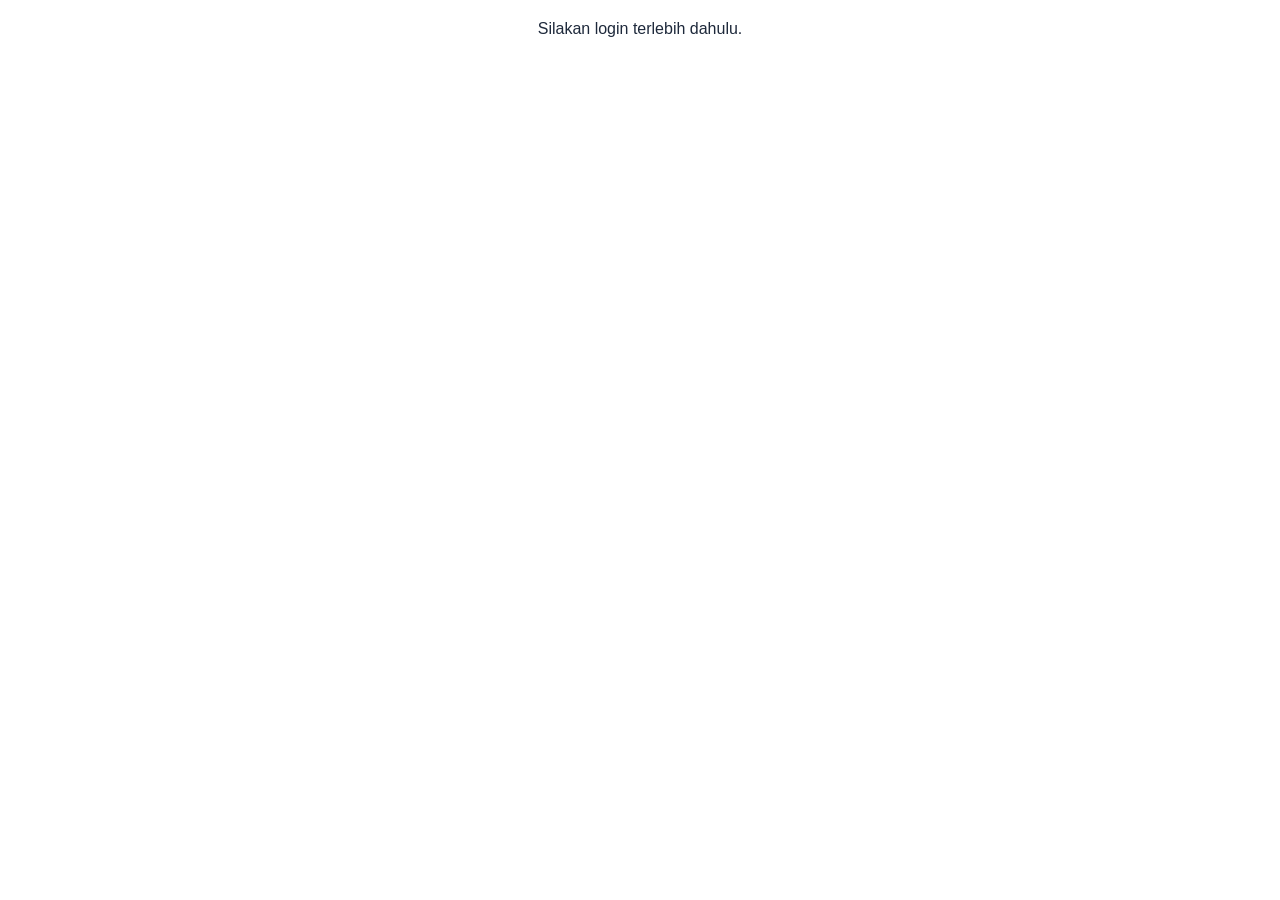
<file: frontend/reservasi.html>
<!DOCTYPE html>
<html lang="id">
<head>
    <meta charset="UTF-8">
    <meta name="viewport" content="width=device-width, initial-scale=1.0">
    <title>Reservasi Buku - Lib-Borrow</title>
    <style>
        :root {
            --primary: #2563eb;
            --text-main: #1e293b;
            --text-muted: #64748b;
            --border: #e2e8f0;
            --bg-card: #ffffff;
        }

        * {
            margin: 0;
            padding: 0;
            box-sizing: border-box;
            font-family: 'Inter', -apple-system, BlinkMacSystemFont, sans-serif;
        }

        body {
            background-color: transparent;
            color: var(--text-main);
            padding: 20px;
        }

        .reservasi-wrapper {
            max-width: 650px;
            margin: 0 auto;
        }

        .reservasi-item {
            background: var(--bg-card);
            padding: 20px;
            border-radius: 14px;
            margin-bottom: 14px;
            box-shadow: 0 4px 12px rgba(0, 0, 0, 0.03);
            border: 1px solid var(--border);
            border-left: 5px solid #64748b;
            text-align: left;
            position: relative;
            transition: transform 0.2s;
        }

        .reservasi-item:hover {
            transform: translateY(-2px);
            box-shadow: 0 6px 16px rgba(0, 0, 0, 0.06);
        }

        .reservasi-item.pending { border-left-color: #f59e0b; background: #fffdfa; }
        .reservasi-item.tersedia { border-left-color: #10b981; background: #f4fdf8; }
        .reservasi-item.selesai { border-left-color: #2563eb; background: #f8fafc; }
        
        .reservasi-time { font-size: 12px; color: var(--text-muted); display: block; margin-top: 8px; }
        
        .status-badge {
            position: absolute;
            right: 20px;
            top: 20px;
            padding: 6px 12px;
            border-radius: 30px;
            font-size: 12px;
            font-weight: 600;
        }
        .status-badge.pending { background: #fef3c7; color: #b45309; }
        .status-badge.tersedia { background: #d1fae5; color: #047857; }
        .status-badge.selesai { background: #dbeafe; color: #1d4ed8; }

        .reservasi-box-empty {
            background: var(--bg-card);
            border: 2px dashed var(--border);
            padding: 50px 20px;
            border-radius: 16px;
            color: var(--text-muted);
            text-align: center;
        }
    </style>
</head>
<body>
   <div id="reservasi-wrapper" class="reservasi-wrapper"></div>

    <script>
        document.addEventListener("DOMContentLoaded", loadReservasi);

        async function loadReservasi() {
            const wrapper = document.getElementById("reservasi-wrapper");
            
            const userId = localStorage.getItem("user_id") || (window.parent && window.parent.localStorage.getItem("user_id"));
            const role = localStorage.getItem("user_role") || localStorage.getItem("role") || (window.parent && window.parent.localStorage.getItem("user_role"));

            if (!userId) {
                wrapper.innerHTML = `<p style="text-align:center;">Silakan login terlebih dahulu.</p>`;
                return;
            }

            try {
                const response = await fetch(`http://localhost:8080/api/reservasi?userId=${userId}&role=${role}`);
                
                if (!response.ok) {
                    throw new Error(`Server bermasalah dengan status: ${response.status}`);
                }

                const daftarReservasi = await response.json();

                if (!Array.isArray(daftarReservasi)) {
                    throw new Error("Format data dari server salah!");
                }

                wrapper.innerHTML = "";

                if (daftarReservasi.length === 0) {
                    wrapper.innerHTML = `
                        <div class="reservasi-box-empty">
                            <span style="font-size: 40px; display:block; margin-bottom: 12px;">📖</span>
                            <strong style="font-size: 16px; color: var(--text-main);">Belum Ada Reservasi Buku</strong>
                            <p style="font-size:14px; margin-top:6px;">Anda belum melakukan booking atau mengantre buku saat ini.</p>
                        </div>
                    `;
                    return;
                }

                daftarReservasi.forEach(res => {
                    const item = document.createElement("div");
                    const statusLower = res.status ? res.status.toLowerCase() : 'pending';
                    
                    item.className = `reservasi-item ${statusLower}`;

                    const dateFormated = new Date(res.tanggalReservasi).toLocaleDateString('id-ID', { dateStyle: 'long' });

                    const namaPeminjam = res.user ? (res.user.namaLengkap || res.user.username) : "Umum";
                    const judulBuku = res.buku ? res.buku.judul : "Buku Tidak Diketahui";

                    item.innerHTML = `
                        <span class="status-badge ${statusLower}">${res.status}</span>
                        <strong style="color: var(--text-main); font-size: 14px;">Informasi Antrean Buku</strong>
                        <p style="font-size: 14px; margin: 8px 0 0 0; color: #475569; line-height: 1.5;">
                            Buku: <strong style="color: var(--text-main);">${judulBuku}</strong> <br>
                            Peminjam: <span>${namaPeminjam}</span>
                        </p>
                        <span class="reservasi-time">📅 Tanggal Booking: ${dateFormated}</span>
                    `;
                    wrapper.appendChild(item);
                });

            } catch (error) {
                console.error("Gagal memuat reservasi:", error);
                wrapper.innerHTML = `<p style="text-align:center; color:red; margin-top: 20px;">Gagal memuat daftar reservasi akibat gangguan server backend.</p>`;
            }
        }
    </script>
</body>
</html>
</file>
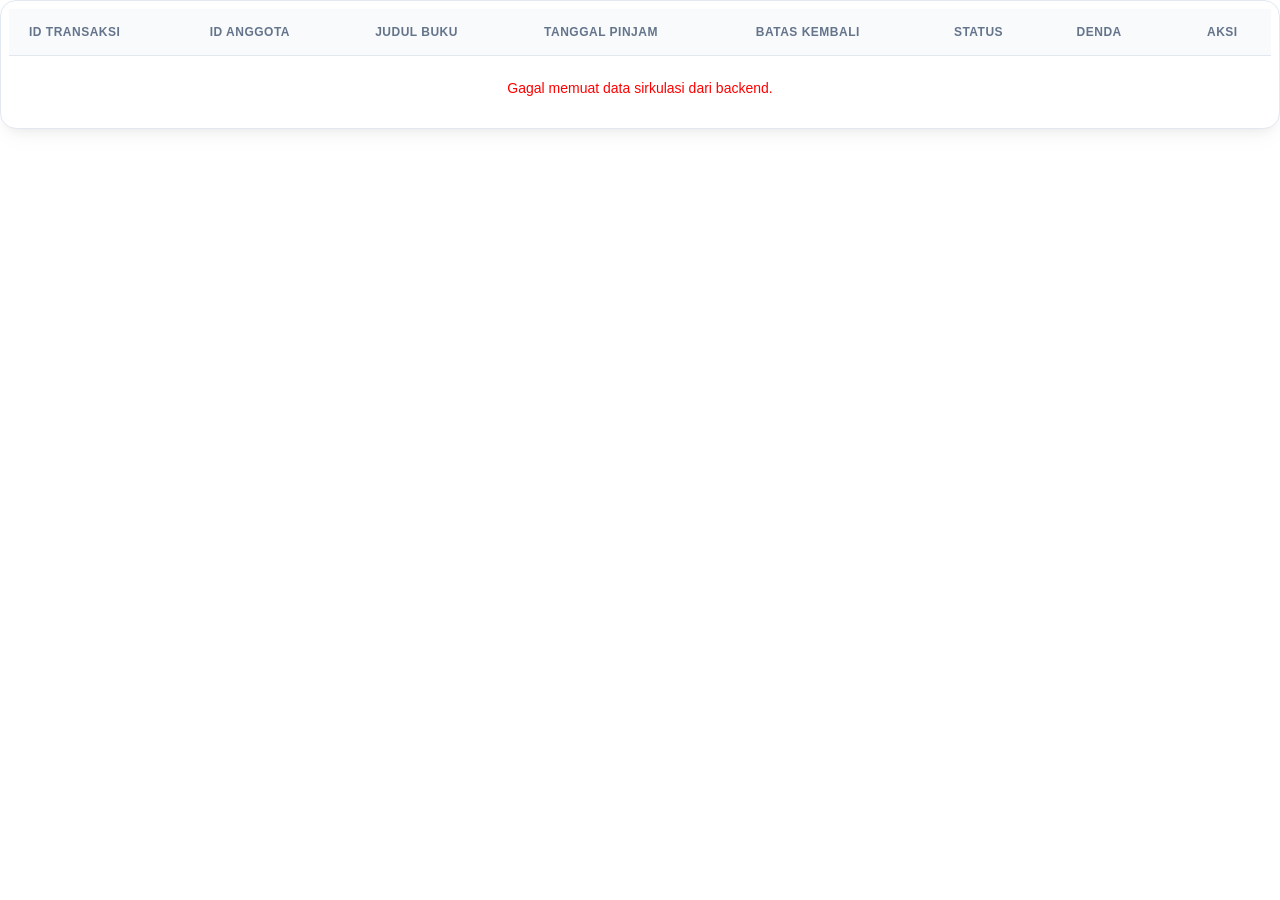
<file: frontend/sirkulasi.html>
<!DOCTYPE html>
<html lang="id">
<head>
    <meta charset="UTF-8">
    <meta name="viewport" content="width=device-width, initial-scale=1.0">
    <title>Sirkulasi Buku - Lib-Borrow</title>
    <style>
        :root {
            --primary: #2563eb;
            --primary-hover: #1d4ed8;
            --dark-slate: #0f172a;
            --text-main: #1e293b;
            --text-muted: #64748b;
            --border: #e2e8f0;
            --bg-card: #ffffff;
            --success: #10b981;
            --warning: #f59e0b;
        }

        * {
            margin: 0;
            padding: 0;
            box-sizing: border-box;
            font-family: 'Inter', -apple-system, BlinkMacSystemFont, sans-serif;
        }

        body {
            background-color: transparent;
            color: var(--text-main);
            padding: 0;
        }

        /* --- Desain Tabel Modern --- */
        .table-responsive {
            width: 100%;
            overflow-x: auto;
            background: var(--bg-card);
            border-radius: 16px;
            border: 1px solid var(--border);
            box-shadow: 0 10px 25px -5px rgba(0, 0, 0, 0.05), 0 8px 10px -6px rgba(0, 0, 0, 0.05);
            padding: 8px;
        }

        table {
            width: 100%;
            border-collapse: separate;
            border-spacing: 0;
            text-align: left;
        }

        th {
            background-color: #f8fafc;
            color: var(--text-muted);
            font-weight: 600;
            font-size: 12px;
            text-transform: uppercase;
            letter-spacing: 0.5px;
            padding: 16px 20px;
            border-bottom: 1px solid var(--border);
        }

        td {
            padding: 16px 20px;
            font-size: 14px;
            color: var(--text-main);
            border-bottom: 1px solid var(--border);
            vertical-align: middle;
        }

        tr:last-child td {
            border-bottom: none;
        }

        tr:hover td {
            background-color: #f8fafc;
        }

        /* --- Badge Status --- */
        .badge {
            display: inline-flex;
            align-items: center;
            justify-content: center;
            padding: 6px 12px;
            border-radius: 30px;
            font-size: 12px;
            font-weight: 600;
        }
        .badge-success { background-color: #d1fae5; color: #047857; }
        .badge-warning { background-color: #fef3c7; color: #b45309; }
        .badge-info { background: #f1f5f9; color: #475569; padding: 6px 12px; border-radius: 6px; font-weight: 600; font-size: 12px; }

        /* --- Tombol Aksi --- */
        .btn-kembali {
            background: #dbeafe;
            color: #1d4ed8;
            border: none;
            padding: 8px 14px;
            border-radius: 8px;
            font-weight: 600;
            font-size: 13px;
            cursor: pointer;
            transition: all 0.2s;
        }
        .btn-kembali:hover { background: #bfdbfe; }
        .btn-kembali:disabled { background: #cbd5e1; color: #94a3b8; cursor: not-allowed; }
    </style>
</head>
<body>
    <div class="table-responsive">
        <table>
            <thead>
                <tr>
                    <th>ID Transaksi</th>
                    <th>ID Anggota</th>
                    <th>Judul Buku</th>
                    <th>Tanggal Pinjam</th>
                    <th>Batas Kembali</th>
                    <th>Status</th>
                    <th>Denda</th>
                    <th style="text-align: center;">Aksi</th>
                </tr>
            </thead>
            <tbody id="sirkulasi-list"></tbody>
        </table>
    </div>

    <script>
        document.addEventListener("DOMContentLoaded", loadSirkulasi);

        async function loadSirkulasi() {
            const tbody = document.getElementById("sirkulasi-list");
    
            const role = localStorage.getItem("user_role");
            const userId = localStorage.getItem("user_id"); 

            let url = "http://localhost:8080/api/peminjaman";

            if (role === "Admin") {
                url += "?role=Admin";
            } else if (userId) {
                url += `?userId=${userId}`;
            }

            try {
                const response = await fetch(url);
                const daftarSirkulasi = await response.json();

                tbody.innerHTML = "";

                let listData = [];
                if (Array.isArray(daftarSirkulasi)) {
                    listData = daftarSirkulasi;
                } else if (daftarSirkulasi && Array.isArray(daftarSirkulasi.content)) {
                    listData = daftarSirkulasi.content;
                }

                if (listData.length === 0) {
                    tbody.innerHTML = `<tr><td colspan="8" style="text-align:center; padding: 24px; color: var(--text-muted);">Belum ada transaksi peminjaman.</td></tr>`;
                    return;
                }

                listData.forEach(pinjam => {
                    const row = document.createElement("tr");

                    const idAman = pinjam.id || 0;
                    const formatTxId = "TR-2026-" + String(idAman).padStart(3, '0');

                    const statusAman = pinjam.status ? pinjam.status.toString().toLowerCase() : "";
                    const badgeStatus = (statusAman === "dipinjam")
                        ? `<span class="badge badge-warning">Dipinjam</span>`
                        : `<span class="badge badge-success">Selesai</span>`;

                    let jumlahDenda = 0;
                    if (pinjam.denda) {
                        jumlahDenda = typeof pinjam.denda === 'object' ? (pinjam.denda.jumlah || 0) : pinjam.denda;
                    }
                    const infoDenda = `<b>Rp ${jumlahDenda.toLocaleString('id-ID')}</b>`;

                    let aksiKolom = "";
                    if (role === "Admin") {
                        if (statusAman === "dipinjam") {
                            aksiKolom = `<button class="btn-kembali" onclick="prosesPengembalian(${idAman})">Kembalikan</button>`;
                        } else {
                            aksiKolom = `<span class="badge-info">Selesai</span>`;
                        }
                    } else {
                        aksiKolom = `-`;
                    }

                    const noAnggotaAman = (pinjam.user && pinjam.user.noAnggota) ? pinjam.user.noAnggota : 'AG-000';
                    const judulBukuAman = (pinjam.buku && pinjam.buku.judul) ? pinjam.buku.judul : 'Buku Tanpa Judul';
                    const tglPinjamAman = pinjam.tanggalPinjam || '-';
                    const tglKembaliAman = pinjam.batasKembali || '-'; 

                    row.innerHTML = `
                        <td><b>${formatTxId}</b></td>
                        <td><span style="background: #f1f5f9; padding: 4px 10px; border-radius: 6px; font-size: 12px; font-weight: 500;">${noAnggotaAman}</span></td>
                        <td style="font-weight: 600; color: var(--dark-slate);">${judulBukuAman}</td>
                        <td>${tglPinjamAman}</td>
                        <td>${tglKembaliAman}</td>
                        <td>${badgeStatus}</td>
                        <td>${infoDenda}</td>
                        <td style="text-align: center;">${aksiKolom}</td>
                    `;
                    tbody.appendChild(row);
                });
            } catch (error) {
                console.error("Gagal memuat data sirkulasi:", error);
                tbody.innerHTML = `<tr><td colspan="8" style="text-align:center; color:red; padding: 24px;">Gagal memuat data sirkulasi dari backend.</td></tr>`;
            }
        }

        async function prosesPengembalian(peminjamanId) {
            if (confirm("Apakah Anda yakin ingin memproses pengembalian buku untuk transaksi ini?")) {
                try {
                    const response = await fetch(`http://localhost:8080/api/peminjaman/kembali/${peminjamanId}`, {
                        method: 'POST',
                        headers: { 'Content-Type': 'application/json' }
                    });

                    const resultMessage = await response.text();

                    if (response.ok) {
                        alert(resultMessage); 
                        loadSirkulasi(); 
                    } else {
                        alert("Gagal memproses pengembalian: " + (resultMessage || "Terjadi kesalahan pada server."));
                    }
                } catch (error) {
                    console.error("Terjadi kendala jaringan:", error);
                    alert("Tidak dapat terhubung ke server backend.");
                }
            }
        }
    </script>
</body>
</html>
</file>
